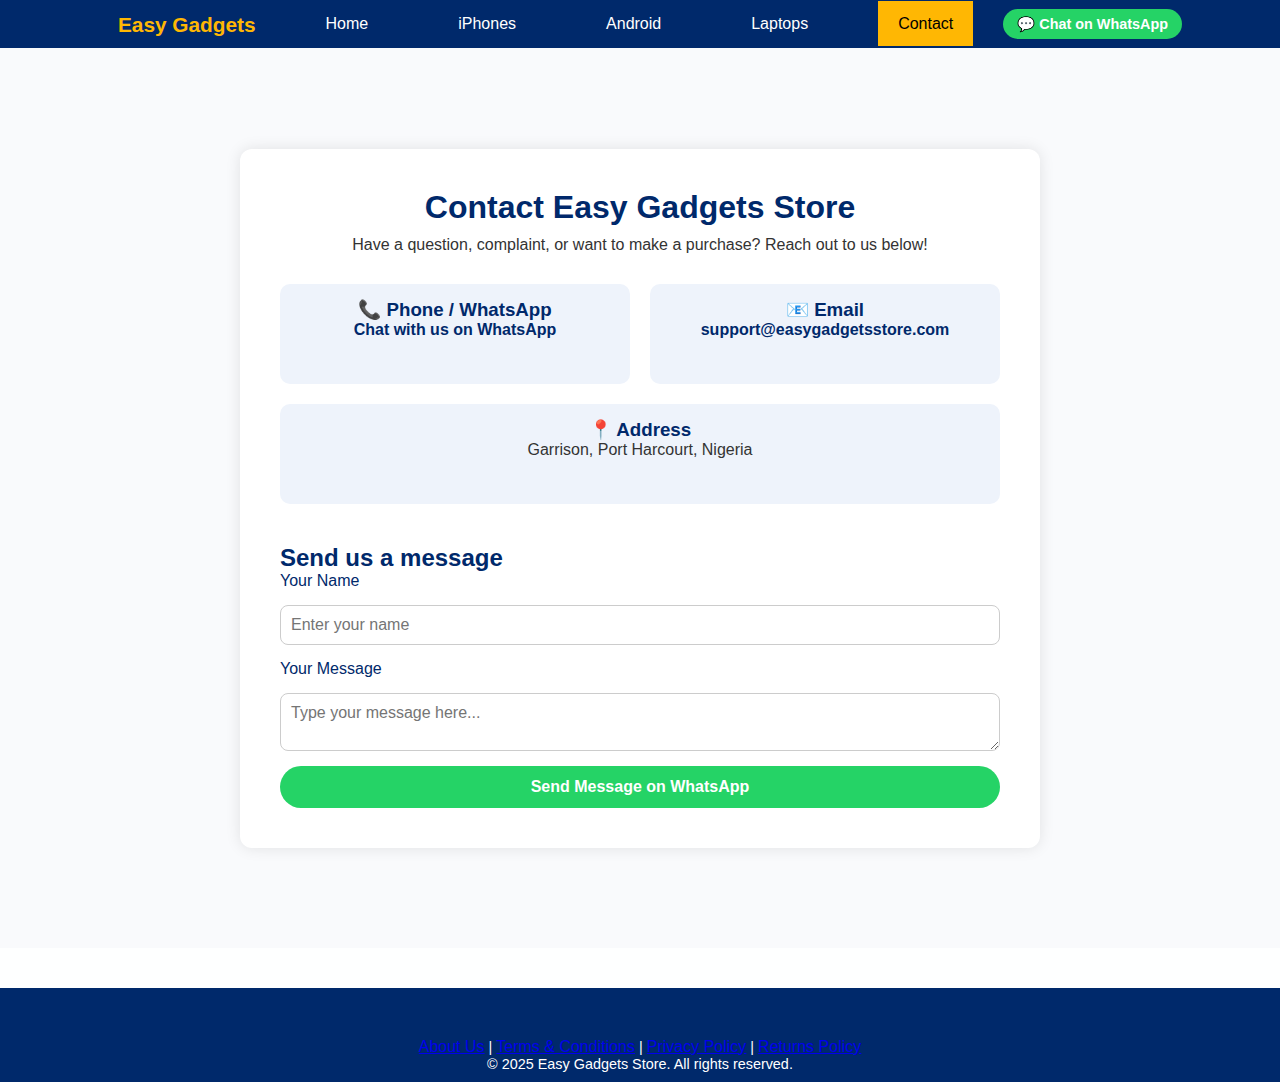
<file: contact.html>
<!DOCTYPE html>
<html lang="en">
<head>
  <meta charset="UTF-8">
  <meta name="viewport" content="width=device-width, initial-scale=1.0">
  <title>Contact Us - Easy Gadgets </title>
  <link rel="stylesheet" href="style.css">
  <script src="script.js" defer></script>
</head>
<body>
  <!-- ======= NAVBAR ======= -->
  <nav class="navbar">
    <div class="nav-container">
      <div class="logo">
        <a href="index.html">Easy Gadgets </a>
      </div>
      <ul class="nav-links">
        <li><a href="index.html">Home</a></li>
        <li><a href="iphones.html">iPhones</a></li>
        <li><a href="android.html">Android</a></li>
        <li><a href="laptops.html">Laptops</a></li>
        <li><a href="contact.html" class="active">Contact</a></li>
      </ul>
      <div class="whatsapp-btn">
        <a href="#" onclick="message()">💬 Chat on WhatsApp</a>
      </div>
    </div>
  </nav>

  <!-- ======= CONTACT SECTION ======= -->
  <section class="contact">
    <div class="contact-container">
      <h1>Contact Easy Gadgets Store</h1>
      <p>Have a question, complaint, or want to make a purchase? Reach out to us below!</p>

      <div class="contact-info">
        <div class="info-box">
          <h3>📞 Phone / WhatsApp</h3>
          <p><a href="#" onclick="message()">Chat with us on WhatsApp</a></p>
        </div>

        <div class="info-box">
          <h3>📧 Email</h3>
          <p><a href="mailto:support@easygadgetsstore.com">support@easygadgetsstore.com</a></p>
        </div>

        <div class="info-box">
          <h3>📍 Address</h3>
          <p>Garrison, Port Harcourt, Nigeria</p>
        </div>
      </div>

      <h2>Send us a message</h2>
      <form id="contactForm" onsubmit="sendMessage(event)">
        <label for="name">Your Name</label>
        <input type="text" id="name" required placeholder="Enter your name">

        <label for="message">Your Message</label>
        <textarea id="message" required placeholder="Type your message here..."></textarea>

        <button type="submit" class="send-btn">Send Message on WhatsApp</button>
      </form>
    </div>
  </section>

  <!-- ======= FOOTER ======= -->
  <footer>
    <div class="footer-links">
      <a href="about.html">About Us</a> |
      <a href="terms.html">Terms & Conditions</a> |
      <a href="privacy.html">Privacy Policy</a> |
      <a href="retrun.html">Returns Policy</a>
    </div>
    <p>© 2025 Easy Gadgets Store. All rights reserved.</p>
  </footer>
</body>
</html>
</file>
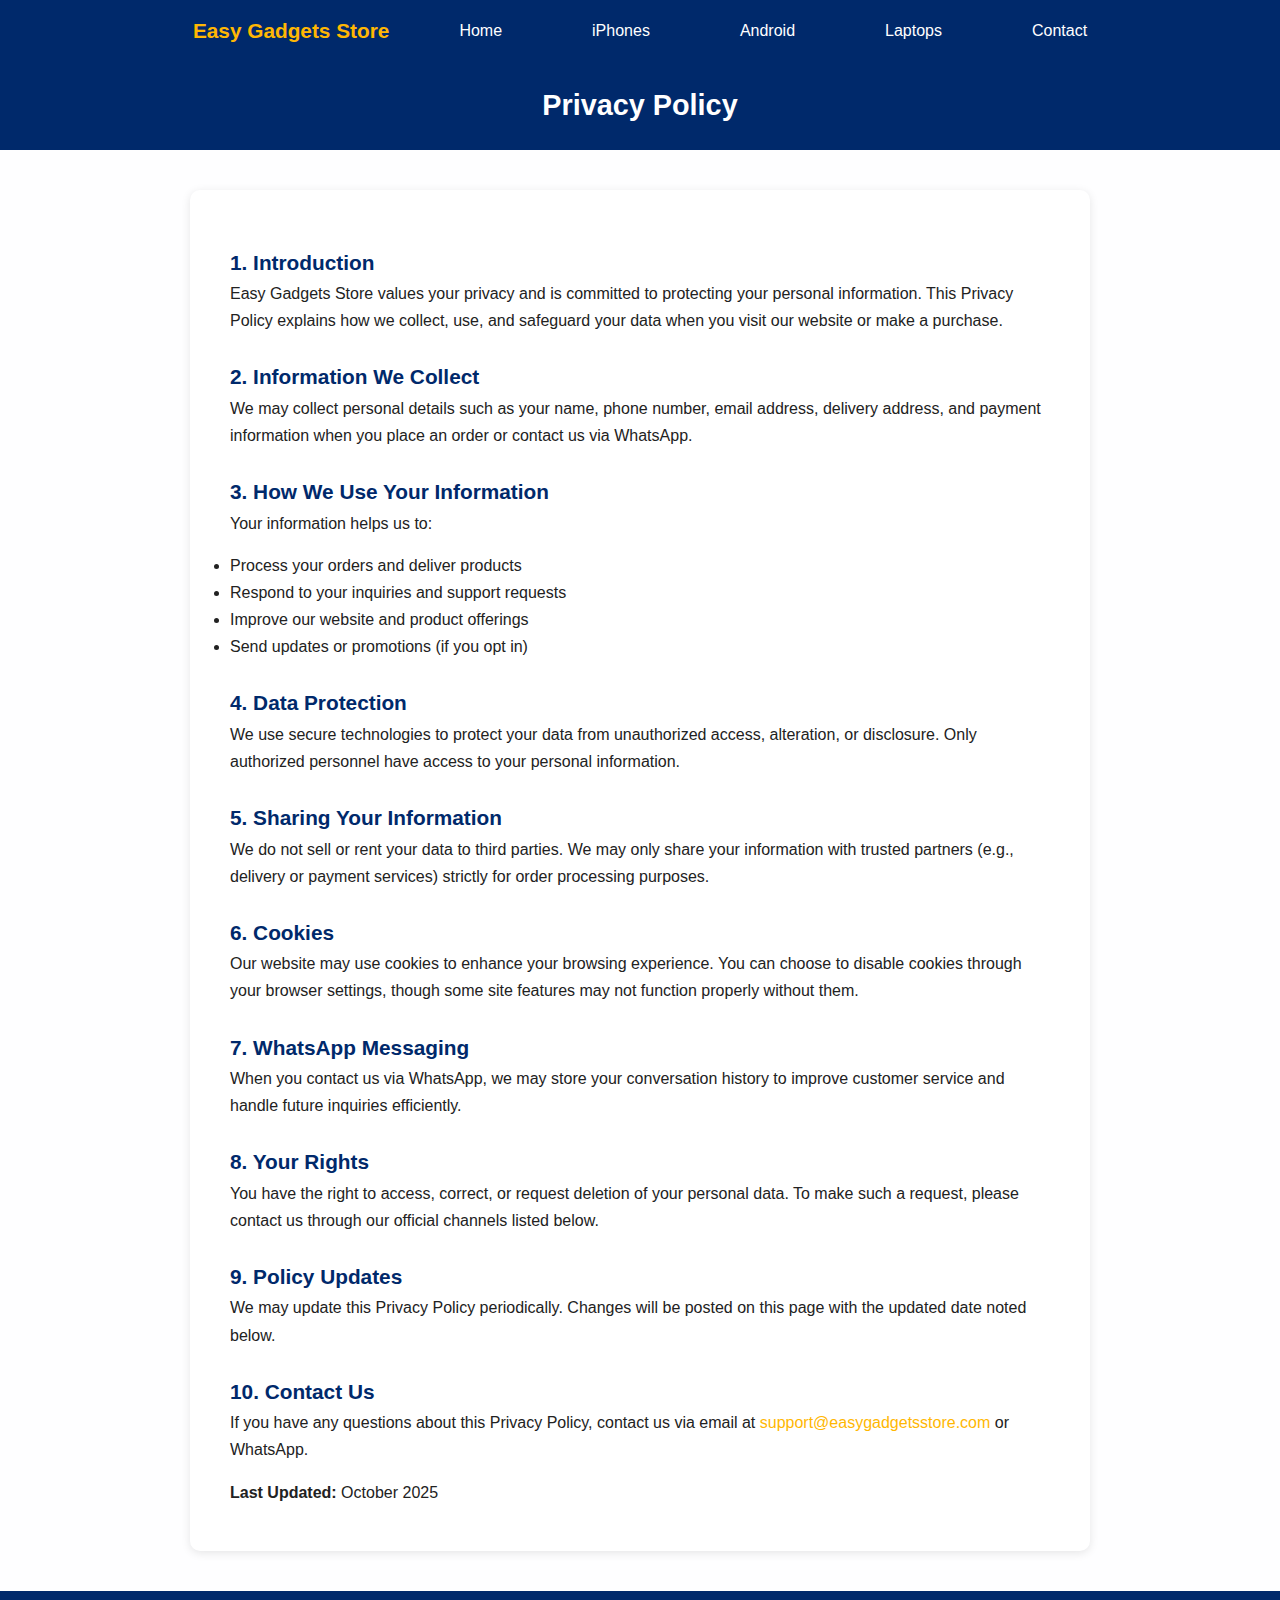
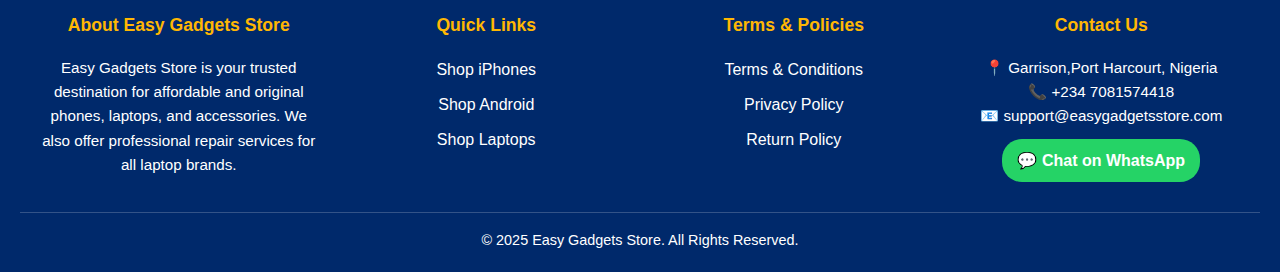
<file: privacy.html>
<!DOCTYPE html>
<html lang="en">
<head>
  <meta charset="UTF-8" />
  <meta name="viewport" content="width=device-width, initial-scale=1.0" />
  <title>Privacy Policy | Easy Gadgets </title>
  <link rel="stylesheet" href="style.css" />
<nav class="navbar">
  <div class="nav-container">
    <div class="logo">
      <a href="">Easy Gadgets Store</a>
    </div>
    <ul class="nav-links">
      <li><a href="index.html">Home</a></li>
      <li><a href="iphones.html">iPhones</a></li>
      <li><a href="android.html">Android</a></li>
      <li><a href="laptops.html">Laptops</a></li>
      <li><a href="contact.html">Contact</a></li>
    </ul>
  </div>
</nav>

  <style>
    body {
      background-color: #f8f9fa;
      color: #222;
      font-family: 'Poppins', sans-serif;
      line-height: 1.7;
      margin: 0;
      padding: 0;
    }

    header {
      background: #00296b;
      padding: 20px;
      text-align: center;
    }

    header h1 {
      color: #fff;
      font-size: 1.8rem;
    }

    .privacy-container {
      max-width: 900px;
      margin: 40px auto;
      background: #fff;
      padding: 30px 40px;
      border-radius: 10px;
      box-shadow: 0 2px 10px rgba(0,0,0,0.1);
    }

    .privacy-container h2 {
      color: #00296b;
      margin-top: 25px;
      font-size: 1.3rem;
    }

    .privacy-container p {
      margin-bottom: 15px;
    }

    footer {
      background: #00296b;
      color: #fff;
      text-align: center;
      padding: 20px;
      font-size: 0.9rem;
      margin-top: 40px;
    }

    a {
      color: #ffb703;
      text-decoration: none;
    }
  </style>
</head>
<body>

  <header>
    <h1>Privacy Policy</h1>
  </header>

  <section class="privacy-container">
    <h2>1. Introduction</h2>
    <p>Easy Gadgets Store values your privacy and is committed to protecting your personal information. This Privacy Policy explains how we collect, use, and safeguard your data when you visit our website or make a purchase.</p>

    <h2>2. Information We Collect</h2>
    <p>We may collect personal details such as your name, phone number, email address, delivery address, and payment information when you place an order or contact us via WhatsApp.</p>

    <h2>3. How We Use Your Information</h2>
    <p>Your information helps us to:</p>
    <ul>
      <li>Process your orders and deliver products</li>
      <li>Respond to your inquiries and support requests</li>
      <li>Improve our website and product offerings</li>
      <li>Send updates or promotions (if you opt in)</li>
    </ul>

    <h2>4. Data Protection</h2>
    <p>We use secure technologies to protect your data from unauthorized access, alteration, or disclosure. Only authorized personnel have access to your personal information.</p>

    <h2>5. Sharing Your Information</h2>
    <p>We do not sell or rent your data to third parties. We may only share your information with trusted partners (e.g., delivery or payment services) strictly for order processing purposes.</p>

    <h2>6. Cookies</h2>
    <p>Our website may use cookies to enhance your browsing experience. You can choose to disable cookies through your browser settings, though some site features may not function properly without them.</p>

    <h2>7. WhatsApp Messaging</h2>
    <p>When you contact us via WhatsApp, we may store your conversation history to improve customer service and handle future inquiries efficiently.</p>

    <h2>8. Your Rights</h2>
    <p>You have the right to access, correct, or request deletion of your personal data. To make such a request, please contact us through our official channels listed below.</p>

    <h2>9. Policy Updates</h2>
    <p>We may update this Privacy Policy periodically. Changes will be posted on this page with the updated date noted below.</p>

    <h2>10. Contact Us</h2>
    <p>If you have any questions about this Privacy Policy, contact us via email at <a href="mailto:support@easygadgetsstore.com">support@easygadgetsstore.com</a> or WhatsApp.</p>

    <p><strong>Last Updated:</strong> October 2025</p>
  </section>

 <footer>
  <div class="footer-container">
    <div class="footer-section">
      <h3>About Easy Gadgets Store</h3>
      <p>
        Easy Gadgets Store is your trusted destination for affordable and original phones,
        laptops, and accessories. We also offer professional repair services for all laptop brands.
      </p>
    </div>

    <div class="footer-section">
      <h3>Quick Links</h3>
      <ul>
        <li><a href="iphones.html">Shop iPhones</a></li>
        <li><a href="android.html">Shop Android</a></li>
        <li><a href="laptops.html">Shop Laptops</a></li>
        
      </ul>
    </div>

    <div class="footer-section">
      <h3>Terms & Policies</h3>
      <ul>
        <li><a href="terms.html">Terms & Conditions</a></li>
        <li><a href="privacy.html">Privacy Policy</a></li>
        <li><a href="retrun.html">Return Policy</a></li>
      </ul>
    </div>

    <div class="footer-section">
      <h3>Contact Us</h3>
      <p>📍 Garrison,Port Harcourt, Nigeria</p>
      <p>📞 +234 7081574418</p>
      <p>📧 support@easygadgetsstore.com</p>
      <a href="#" class="footer-whatsapp" onclick="message()">💬 Chat on WhatsApp</a>
    </div>
  </div>

  <div class="footer-bottom">
    <p>© 2025 Easy Gadgets Store. All Rights Reserved.</p>
  </div>
</footer>

</body>
</html>
</file>
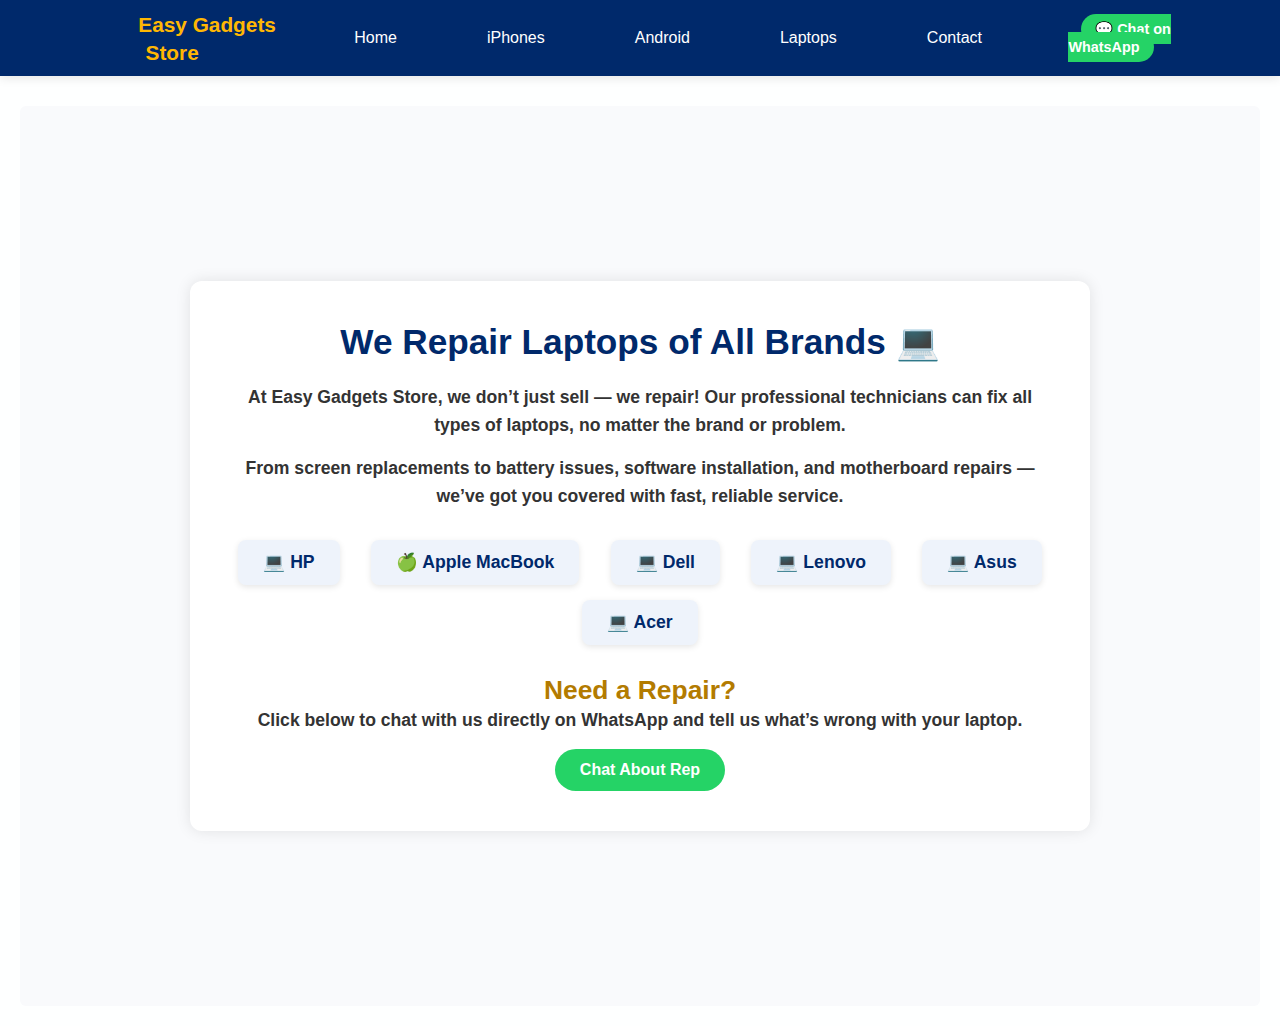
<file: repair.html>
<!DOCTYPE html>
<html lang="en">
<head>
  <meta charset="UTF-8">
  <meta name="viewport" content="width=device-width, initial-scale=1.0">
  <title>Laptop Repair - Easy Gadgets Store</title>
  <link rel="stylesheet" href="style.css">
  <script src="script.js" defer></script>
</head>
<body>
  <!-- ======= NAVBAR ======= -->
  <nav class="navbar">
    <div class="nav-container">
      <div class="logo">
        <a href="index.html">Easy Gadgets Store</a>
      </div>
      <ul class="nav-links">
        <li><a href="index.html">Home</a></li>
        <li><a href="iphones.html">iPhones</a></li>
        <li><a href="android.html">Android</a></li>
        <li><a href="laptops.html">Laptops</a></li>
    
        <li><a href="contact.html">Contact</a></li>
      </ul>
      <div class="whatsapp-btn">
        <a href="#" onclick="message()">💬 Chat on WhatsApp</a>
      </div>
    </div>
  </nav>
  

  <!-- ======= REPAIR SECTION ======= -->
  <section class="repair">
    <div class="repair-container">
      <h1>We Repair Laptops of All Brands 💻</h1>
      <p>
        At <strong>Easy Gadgets Store</strong>, we don’t just sell — we repair!  
        Our professional technicians can fix all types of laptops, no matter the brand or problem.
      </p>
      <p>
        From screen replacements to battery issues, software installation, and motherboard repairs —  
        we’ve got you covered with fast, reliable service.
      </p>

      <div class="brand-logos">
        <div class="brand">💻 HP</div>
        <div class="brand">🍏 Apple MacBook</div>
        <div class="brand">💻 Dell</div>
        <div class="brand">💻 Lenovo</div>
        <div class="brand">💻 Asus</div>
        <div class="brand">💻 Acer</div>
      </div>

      <div class="repair-action">
        <h2>Need a Repair?</h2>
        <p>Click below to chat with us directly on WhatsApp and tell us what’s wrong with your laptop.</p>
        <button onclick="repairMessage()" class="repair-btn">Chat About Rep
</file>
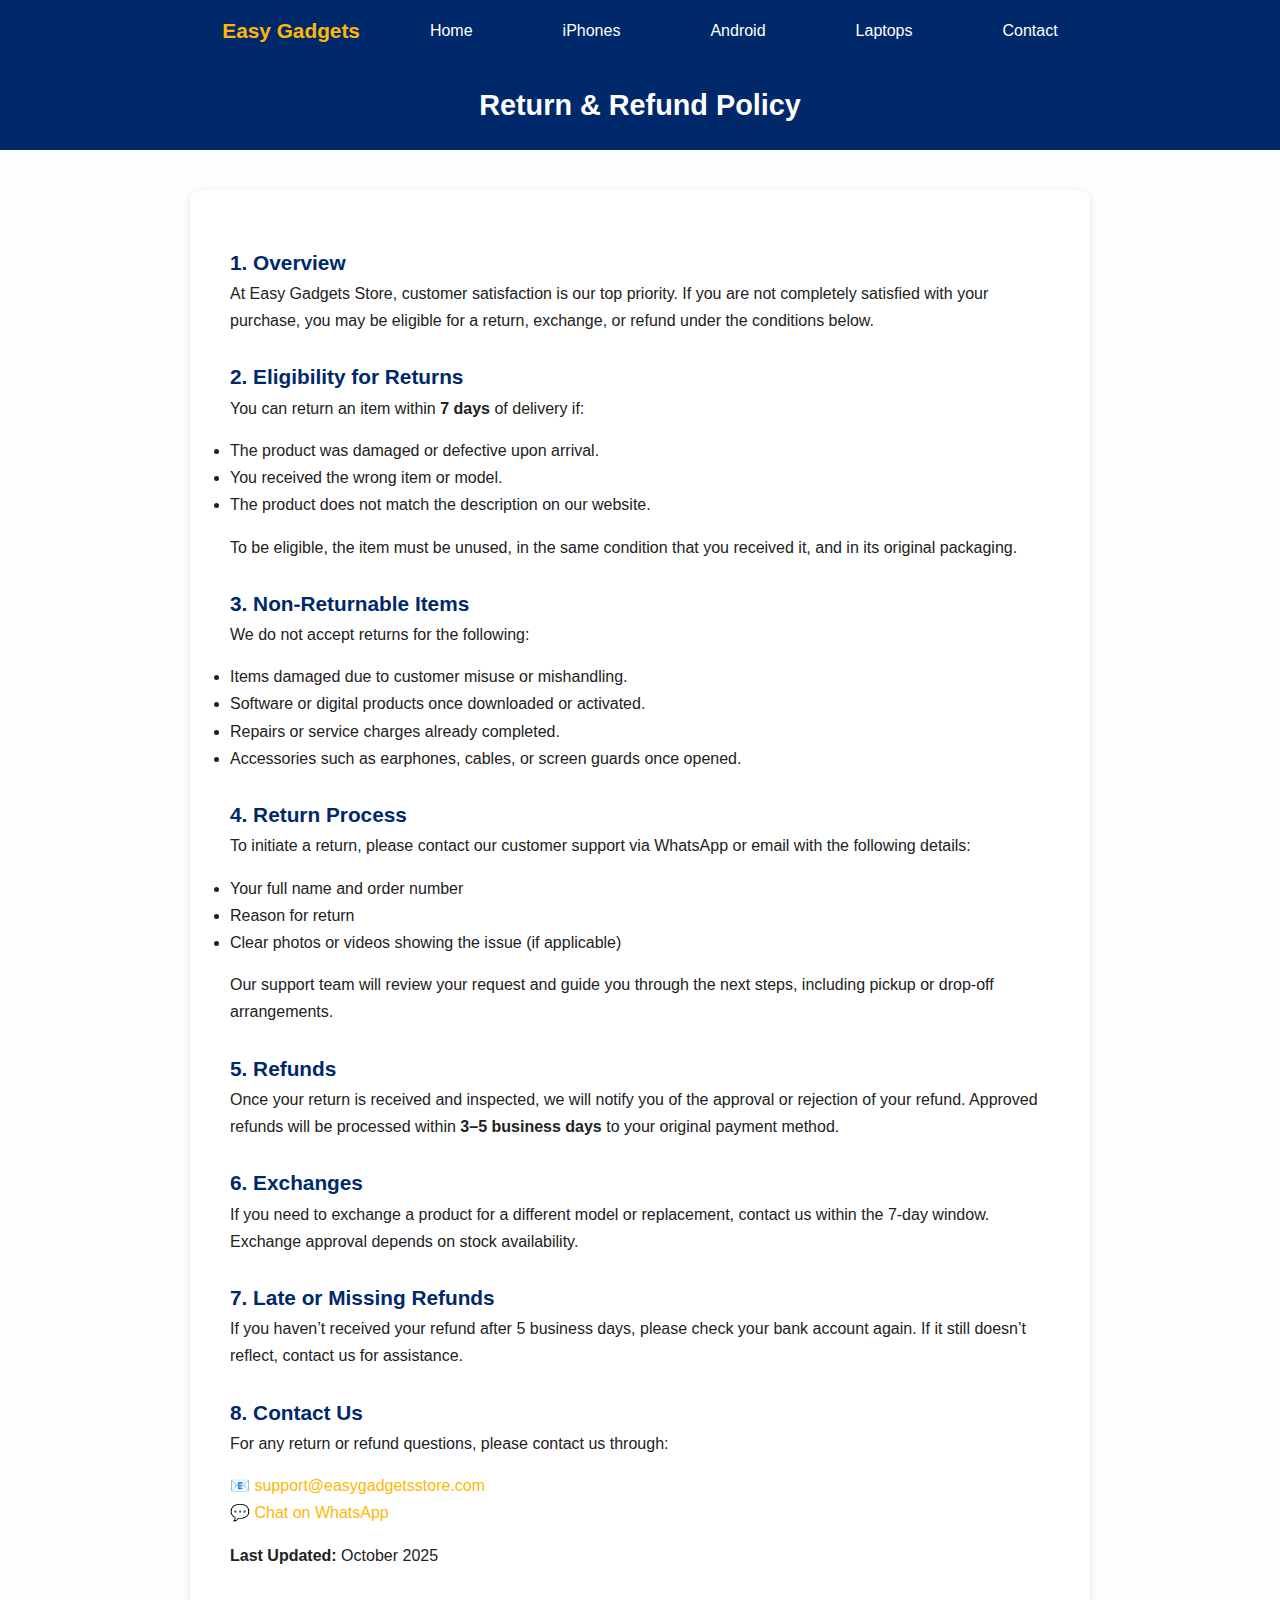
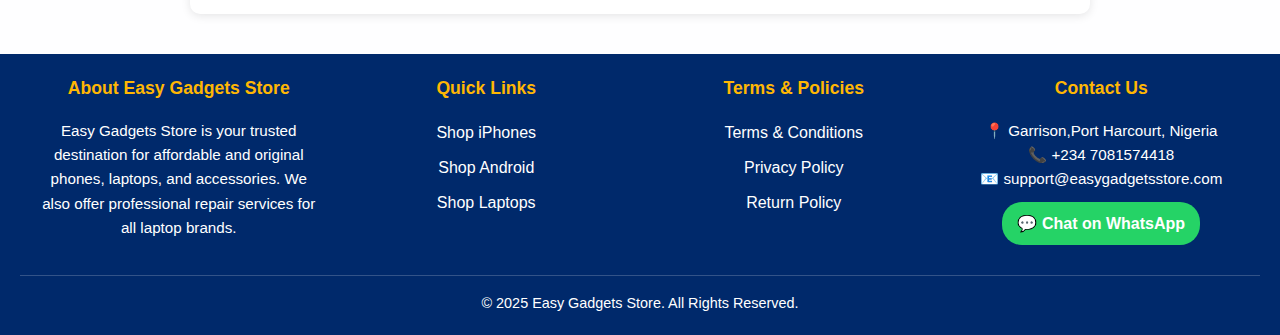
<file: retrun.html>
<!DOCTYPE html>
<html lang="en">
<head>
  <meta charset="UTF-8" />
  <meta name="viewport" content="width=device-width, initial-scale=1.0" />
  <title>Return & Refund Policy | Easy Gadgets Store</title>
  <link rel="stylesheet" href="style.css" />
 <nav class="navbar">
  <div class="nav-container">
    <div class="logo">
      <a href="">Easy Gadgets </a>
    </div>
    <ul class="nav-links">
      <li><a href="index.html">Home</a></li>
      <li><a href="iphones.html">iPhones</a></li>
      <li><a href="android.html">Android</a></li>
      <li><a href="laptops.html">Laptops</a></li>
      <li><a href="contact.html">Contact</a></li>
    </ul>
  </div>
</nav>

  <style>
    body {
      background-color: #f8f9fa;
      color: #222;
      font-family: 'Poppins', sans-serif;
      line-height: 1.7;
      margin: 0;
      padding: 0;
    }

    header {
      background: #00296b;
      padding: 20px;
      text-align: center;
    }

    header h1 {
      color: #fff;
      font-size: 1.8rem;
    }

    .returns-container {
      max-width: 900px;
      margin: 40px auto;
      background: #fff;
      padding: 30px 40px;
      border-radius: 10px;
      box-shadow: 0 2px 10px rgba(0,0,0,0.1);
    }

    .returns-container h2 {
      color: #00296b;
      margin-top: 25px;
      font-size: 1.3rem;
    }

    .returns-container p,
    .returns-container ul {
      margin-bottom: 15px;
    }

    footer {
      background: #00296b;
      color: #fff;
      text-align: center;
      padding: 20px;
      font-size: 0.9rem;
      margin-top: 40px;
    }

    a {
      color: #ffb703;
      text-decoration: none;
    }
  </style>
</head>
<body>

  <header>
    <h1>Return & Refund Policy</h1>
  </header>

  <section class="returns-container">
    <h2>1. Overview</h2>
    <p>At Easy Gadgets Store, customer satisfaction is our top priority. If you are not completely satisfied with your purchase, you may be eligible for a return, exchange, or refund under the conditions below.</p>

    <h2>2. Eligibility for Returns</h2>
    <p>You can return an item within <strong>7 days</strong> of delivery if:</p>
    <ul>
      <li>The product was damaged or defective upon arrival.</li>
      <li>You received the wrong item or model.</li>
      <li>The product does not match the description on our website.</li>
    </ul>

    <p>To be eligible, the item must be unused, in the same condition that you received it, and in its original packaging.</p>

    <h2>3. Non-Returnable Items</h2>
    <p>We do not accept returns for the following:</p>
    <ul>
      <li>Items damaged due to customer misuse or mishandling.</li>
      <li>Software or digital products once downloaded or activated.</li>
      <li>Repairs or service charges already completed.</li>
      <li>Accessories such as earphones, cables, or screen guards once opened.</li>
    </ul>

    <h2>4. Return Process</h2>
    <p>To initiate a return, please contact our customer support via WhatsApp or email with the following details:</p>
    <ul>
      <li>Your full name and order number</li>
      <li>Reason for return</li>
      <li>Clear photos or videos showing the issue (if applicable)</li>
    </ul>

    <p>Our support team will review your request and guide you through the next steps, including pickup or drop-off arrangements.</p>

    <h2>5. Refunds</h2>
    <p>Once your return is received and inspected, we will notify you of the approval or rejection of your refund. Approved refunds will be processed within <strong>3–5 business days</strong> to your original payment method.</p>

    <h2>6. Exchanges</h2>
    <p>If you need to exchange a product for a different model or replacement, contact us within the 7-day window. Exchange approval depends on stock availability.</p>

    <h2>7. Late or Missing Refunds</h2>
    <p>If you haven’t received your refund after 5 business days, please check your bank account again. If it still doesn’t reflect, contact us for assistance.</p>

    <h2>8. Contact Us</h2>
    <p>For any return or refund questions, please contact us through:</p>
    <p>📧 <a href="mailto:support@easygadgetsstore.com">support@easygadgetsstore.com</a><br>
       💬 <a href="#" onclick="message()">Chat on WhatsApp</a></p>

    <p><strong>Last Updated:</strong> October 2025</p>
  </section>

 <footer>
  <div class="footer-container">
    <div class="footer-section">
      <h3>About Easy Gadgets Store</h3>
      <p>
        Easy Gadgets Store is your trusted destination for affordable and original phones,
        laptops, and accessories. We also offer professional repair services for all laptop brands.
      </p>
    </div>

    <div class="footer-section">
      <h3>Quick Links</h3>
      <ul>
        <li><a href="iphones.html">Shop iPhones</a></li>
        <li><a href="android.html">Shop Android</a></li>
        <li><a href="laptops.html">Shop Laptops</a></li>
      
      </ul>
    </div>

    <div class="footer-section">
      <h3>Terms & Policies</h3>
      <ul>
        <li><a href="terms.html">Terms & Conditions</a></li>
        <li><a href="privacy.html">Privacy Policy</a></li>
        <li><a href="retrun.html">Return Policy</a></li>
      </ul>
    </div>

    <div class="footer-section">
      <h3>Contact Us</h3>
      <p>📍 Garrison,Port Harcourt, Nigeria</p>
      <p>📞 +234 7081574418</p>
      <p>📧 support@easygadgetsstore.com</p>
      <a href="#" class="footer-whatsapp" onclick="message()">💬 Chat on WhatsApp</a>
    </div>
  </div>

  <div class="footer-bottom">
    <p>© 2025 Easy Gadgets Store. All Rights Reserved.</p>
  </div>
</footer>
  <script>
    function message() {
      const phone = "2348012345678"; // your WhatsApp number
      const text = "Hi Eaz, I’d like to ask about a return or refund.";
      const url = `https://wa.me/${phone}?text=${encodeURIComponent(text)}`;
      window.open(url, "_blank");
    }
  </script>

</body>
</html>
</file>
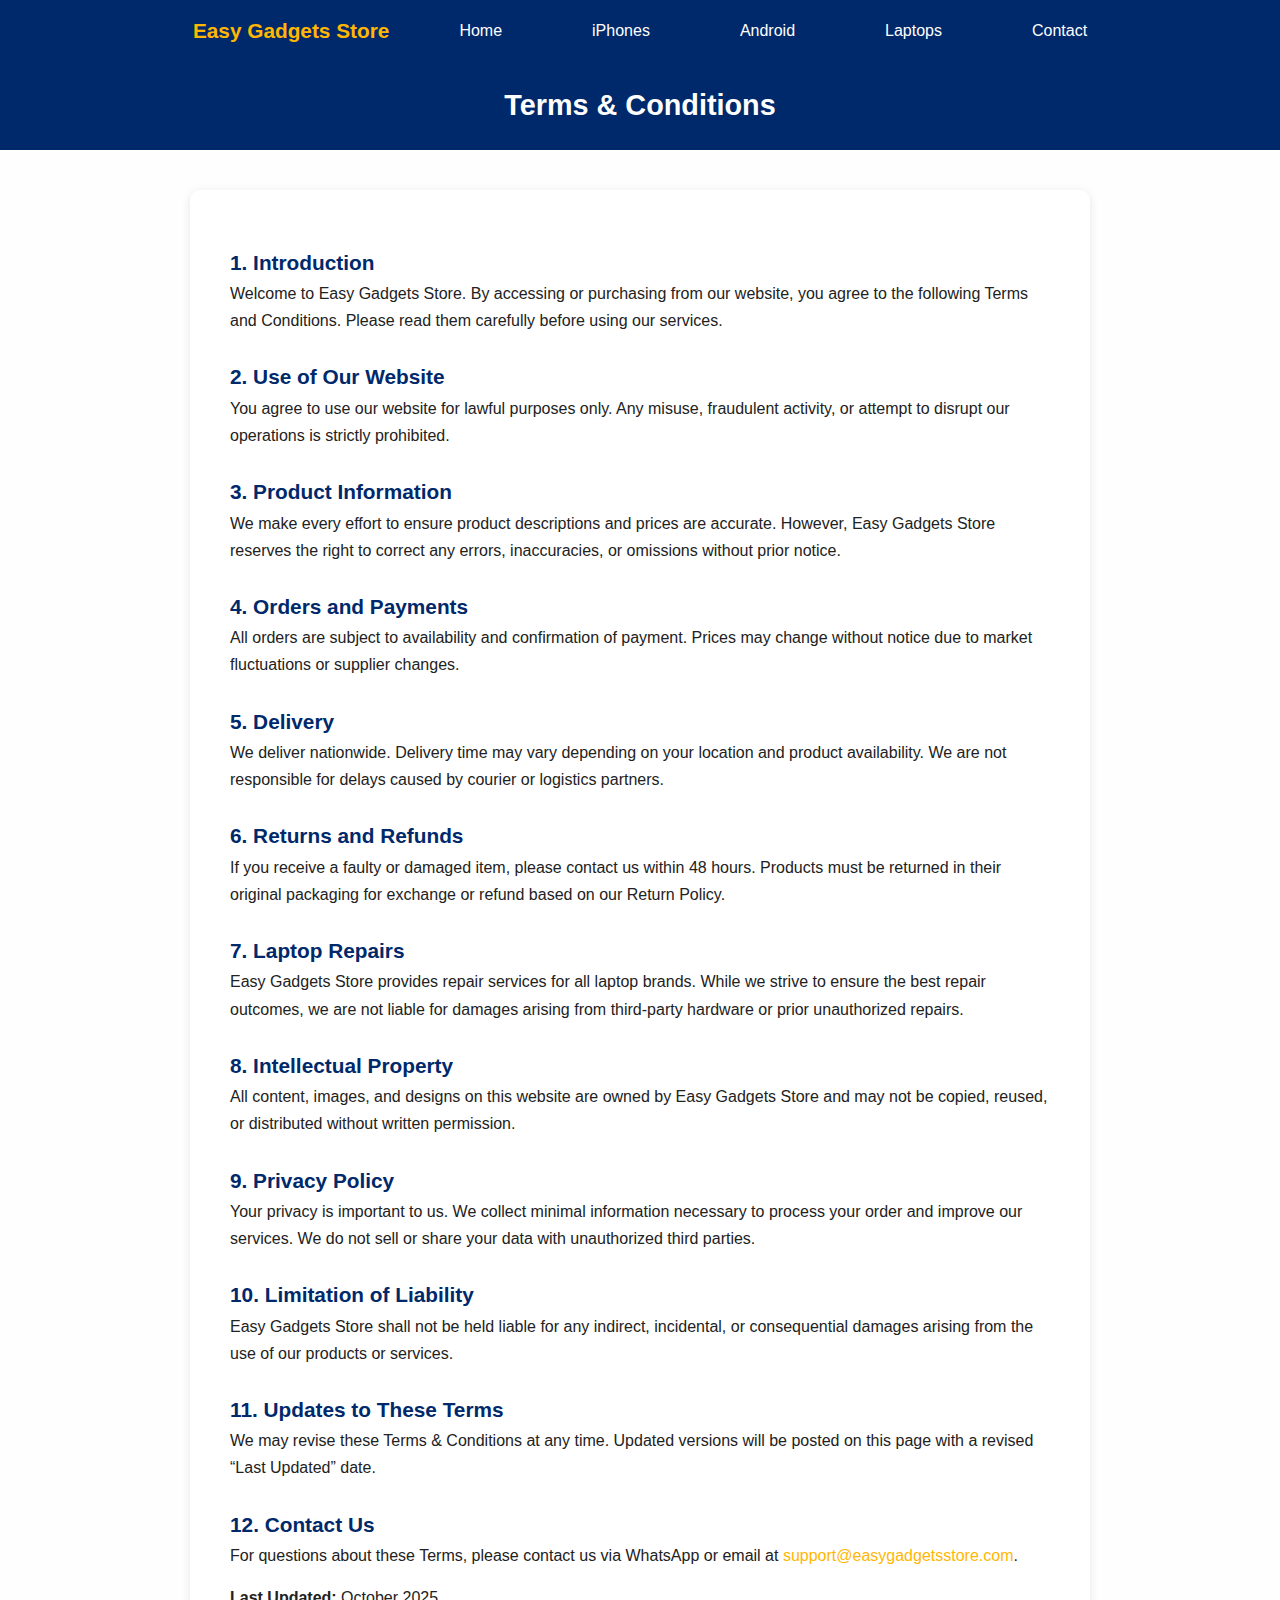
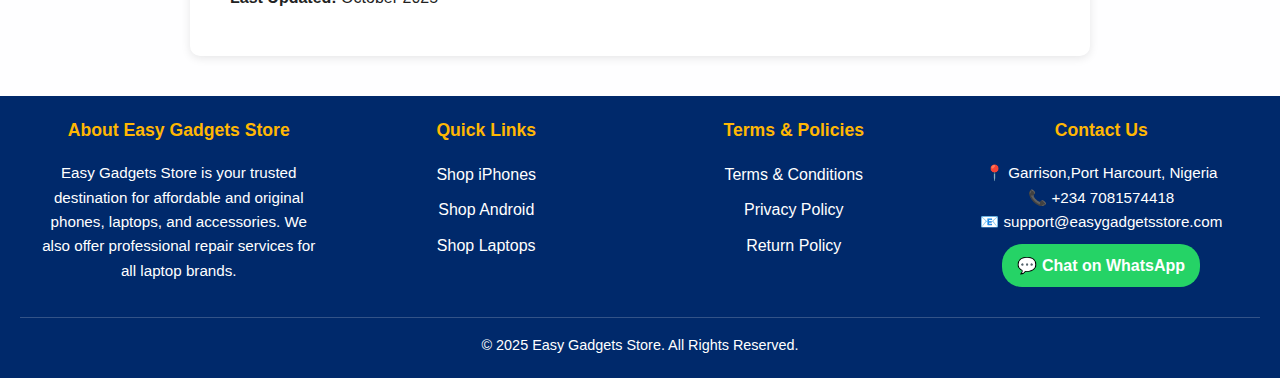
<file: terms.html>
<!DOCTYPE html>
<html lang="en">
<head>
  <meta charset="UTF-8" />
  <meta name="viewport" content="width=device-width, initial-scale=1.0" />
  <title>Terms & Conditions | Easy Gadgets </title>
  <link rel="stylesheet" href="style.css" />
  <!-- ======= NAVIGATION BAR ======= -->
<nav class="navbar">
  <div class="nav-container">
    <div class="logo">
      <a href="">Easy Gadgets Store</a>
    </div>
    <ul class="nav-links">
      <li><a href="index.html">Home</a></li>
      <li><a href="iphones.html">iPhones</a></li>
      <li><a href="android.html">Android</a></li>
      <li><a href="laptops.html">Laptops</a></li>
      <li><a href="contact.html">Contact</a></li>
    </ul>
  </div>
</nav>


  <style>
    body {
      background-color: #f8f9fa;
      color: #222;
      font-family: 'Poppins', sans-serif;
      line-height: 1.7;
      margin: 0;
      padding: 0;
    }

    header {
      background: #00296b;
      padding: 20px;
      text-align: center;
    }

    header h1 {
      color: #fff;
      font-size: 1.8rem;
    }

    .terms-container {
      max-width: 900px;
      margin: 40px auto;
      background: #fff;
      padding: 30px 40px;
      border-radius: 10px;
      box-shadow: 0 2px 10px rgba(0,0,0,0.1);
    }

    .terms-container h2 {
      color: #00296b;
      margin-top: 25px;
      font-size: 1.3rem;
    }

    .terms-container p {
      margin-bottom: 15px;
    }

    footer {
      background: #00296b;
      color: #fff;
      text-align: center;
      padding: 20px;
      font-size: 0.9rem;
      margin-top: 40px;
    }

    a {
      color: #ffb703;
      text-decoration: none;
    }
  </style>
</head>
<body>

  <header>
    <h1>Terms & Conditions</h1>
  </header>

  <section class="terms-container">
    <h2>1. Introduction</h2>
    <p>Welcome to Easy Gadgets Store. By accessing or purchasing from our website, you agree to the following Terms and Conditions. Please read them carefully before using our services.</p>

    <h2>2. Use of Our Website</h2>
    <p>You agree to use our website for lawful purposes only. Any misuse, fraudulent activity, or attempt to disrupt our operations is strictly prohibited.</p>

    <h2>3. Product Information</h2>
    <p>We make every effort to ensure product descriptions and prices are accurate. However, Easy Gadgets Store reserves the right to correct any errors, inaccuracies, or omissions without prior notice.</p>

    <h2>4. Orders and Payments</h2>
    <p>All orders are subject to availability and confirmation of payment. Prices may change without notice due to market fluctuations or supplier changes.</p>

    <h2>5. Delivery</h2>
    <p>We deliver nationwide. Delivery time may vary depending on your location and product availability. We are not responsible for delays caused by courier or logistics partners.</p>

    <h2>6. Returns and Refunds</h2>
    <p>If you receive a faulty or damaged item, please contact us within 48 hours. Products must be returned in their original packaging for exchange or refund based on our Return Policy.</p>

    <h2>7. Laptop Repairs</h2>
    <p>Easy Gadgets Store provides repair services for all laptop brands. While we strive to ensure the best repair outcomes, we are not liable for damages arising from third-party hardware or prior unauthorized repairs.</p>

    <h2>8. Intellectual Property</h2>
    <p>All content, images, and designs on this website are owned by Easy Gadgets Store and may not be copied, reused, or distributed without written permission.</p>

    <h2>9. Privacy Policy</h2>
    <p>Your privacy is important to us. We collect minimal information necessary to process your order and improve our services. We do not sell or share your data with unauthorized third parties.</p>

    <h2>10. Limitation of Liability</h2>
    <p>Easy Gadgets Store shall not be held liable for any indirect, incidental, or consequential damages arising from the use of our products or services.</p>

    <h2>11. Updates to These Terms</h2>
    <p>We may revise these Terms & Conditions at any time. Updated versions will be posted on this page with a revised “Last Updated” date.</p>

    <h2>12. Contact Us</h2>
    <p>For questions about these Terms, please contact us via WhatsApp or email at <a href="mailto:support@easygadgetsstore.com">support@easygadgetsstore.com</a>.</p>

    <p><strong>Last Updated:</strong> October 2025</p>
  </section>
<footer>
  <div class="footer-container">
    <div class="footer-section">
      <h3>About Easy Gadgets Store</h3>
      <p>
        Easy Gadgets Store is your trusted destination for affordable and original phones,
        laptops, and accessories. We also offer professional repair services for all laptop brands.
      </p>
    </div>

    <div class="footer-section">
      <h3>Quick Links</h3>
      <ul>
        <li><a href="iphones.html">Shop iPhones</a></li>
        <li><a href="android.html">Shop Android</a></li>
        <li><a href="laptops.html">Shop Laptops</a></li>
      
      </ul>
    </div>

    <div class="footer-section">
      <h3>Terms & Policies</h3>
      <ul>
        <li><a href="terms.html">Terms & Conditions</a></li>
        <li><a href="privacy.html">Privacy Policy</a></li>
        <li><a href="retrun.html">Return Policy</a></li>
      </ul>
    </div>

    <div class="footer-section">
      <h3>Contact Us</h3>
      <p>📍 Garrison,Port Harcourt, Nigeria</p>
      <p>📞 +234 7081574418</p>
      <p>📧 support@easygadgetsstore.com</p>
      <a href="#" class="footer-whatsapp" onclick="message()">💬 Chat on WhatsApp</a>
    </div>
  </div>

  <div class="footer-bottom">
    <p>© 2025 Easy Gadgets Store. All Rights Reserved.</p>
  </div>
</footer>
</body>
</html>
</file>
<file: style.css>
* {
  box-sizing: border-box;
  margin: 0;
  padding: 0;
  font-family: Arial, sans-serif;
}

body {
  background: #f5f6fa;
}

/* HEADER */
.header {
  background: #ff9900;
  color: white;
  padding: 15px;
  display: flex;
  align-items: center;
  justify-content: space-between;
  gap: 10px;
}

.logo {
  font-size: 1.5em;
  font-weight: bold;
}

.search-bar {
  flex: 1;
  padding: 10px;
  border: none;
  border-radius: 4px;
}

.search-btn {
  background: #222;
  color: white;
  border: none;
  padding: 10px 15px;
  border-radius: 4px;
  cursor: pointer;
}

.search-btn:hover {
  background: #333;
}

/* NAVBAR */
.navbar {
  background: white;
  padding: 10px;
  text-align: center;
  box-shadow: 0 2px 4px rgba(0,0,0,0.1);
}

.navbar a {
  text-decoration: none;
  color: #333;
  margin: 0 15px;
  font-weight: bold;
}

.navbar a:hover {
  color: #ff9900;
}

/* HERO */
.hero {
  background: url('https://via.placeholder.com/1200x350/ff9900/fff?text=Welcome+to+Easy+Gadgets+Store') center/cover no-repeat;
  text-align: center;
  color: white;
  padding: 100px 20px;
}

.hero .btn {
  background: white;
  color: #ff9900;
  padding: 10px 20px;
  text-decoration: none;
  border-radius: 4px;
  margin-top: 10px;
  display: inline-block;
  font-weight: bold;
}

/* PRODUCTS */
.products {
  padding: 40px 20px;
  text-align: center;
}

.products h2 {
  margin-bottom: 20px;
}

.product-grid {
  display: grid;
  grid-template-columns: repeat(auto-fit, minmax(200px, 1fr));
  gap: 20px;
}

.product-card {
  background: white;
  border-radius: 8px;
  padding: 15px;
  box-shadow: 0 2px 6px rgba(0,0,0,0.1);
  transition: transform 0.2s;
}

.product-card:hover {
  transform: translateY(-5px);
}

.product-card img {
  width: 100%;
  border-radius: 8px;
}

.product-card h3 {
  margin: 10px 0;
}

.product-card p {
  font-weight: bold;
  color: #333;
}

.product-card button {
  background: #25d366;
  color: white;
  border: none;
  padding: 8px 12px;
  border-radius: 4px;
  cursor: pointer;
  margin-top: 8px;
}

.product-card button:hover {
  background: #1ebd5a;
}

/* REPAIR SECTION */
.repair {
  background: #fff8e1;
  padding: 15px;
  text-align: center;
  margin: 20px;
  border-radius: 6px;
  color: #b37b00;
  font-weight: bold;
}

/* FOOTER */
footer {
  background: #222;
  color: white;
  text-align: center;
  padding: 15px;
  font-size: 0.9em;
}

/* WHATSAPP FLOATING BUTTON */
.whatsapp-float {
  position: fixed;
  bottom: 20px;
  right: 20px;
  background: #25d366;
  color: white;
  width: 55px;
  height: 55px;
  border-radius: 50%;
  display: flex;
  align-items: center;
  justify-content: center;
  font-size: 26px;
  text-decoration: none;
  box-shadow: 0 3px 6px rgba(0,0,0,0.3);
  transition: transform 0.3s;
}

.whatsapp-float:hover {
  transform: scale(1.1);
}
/* --------- GENERAL RESET --------- */
* {
  margin: 0;
  padding: 0;
  box-sizing: border-box;
  font-family: "Poppins", sans-serif;
}

body {
  background-color: #f6f6f6;
  color: #333;
}

/* --------- HEADER --------- */
.header {
  background: #0c4bfa;
  color: #fff;
  display: flex;
  align-items: center;
  justify-content: space-between;
  padding: 15px 25px;
  flex-wrap: wrap;
}

.logo {
  font-size: 1.5em;
  font-weight: bold;
}

.search-bar {
  width: 60%;
  padding: 8px 12px;
  border: none;
  border-radius: 5px;
  outline: none;
}

.search-btn {
  background: #ffb703;
  border: none;
  padding: 8px 15px;
  border-radius: 5px;
  cursor: pointer;
  font-weight: 600;
}

.search-btn:hover {
  background: #ffa500;
}

/* --------- NAVBAR --------- */
.navbar {
  display: flex;
  justify-content: center;
  background: #00296b;
  flex-wrap: wrap;
}

.navbar a {
  color: #fff;
  padding: 14px 20px;
  text-decoration: none;
  transition: 0.3s;
}

.navbar a:hover,
.navbar a.active {
  background: #ffb703;
  color: #000;
}

/* --------- HERO --------- */
.hero {
  text-align: center;
  background: linear-gradient(to right, #00296b, #003f88);
  color: #fff;
  padding: 60px 20px;
}

.hero h2 {
  font-size: 2em;
  margin-bottom: 10px;
}

.hero p {
  font-size: 1.1em;
  margin-bottom: 20px;
}

.btn {
  background: #ffb703;
  padding: 10px 20px;
  border-radius: 25px;
  color: #000;
  text-decoration: none;
  font-weight: bold;
}

.btn:hover {
  background: #ffa500;
}

/* --------- PRODUCTS --------- */
.products {
  padding: 40px 20px;
  text-align: center;
}

.products h2 {
  margin-bottom: 25px;
}

.product-grid {
  display: grid;
  grid-template-columns: repeat(auto-fit, minmax(250px, 1fr));
  gap: 25px;
}

.product-card {
  background: #fff;
  border-radius: 10px;
  padding: 20px;
  box-shadow: 0 2px 8px rgba(0,0,0,0.1);
  transition: transform 0.3s;
}

.product-card:hover {
  transform: translateY(-5px);
}

.product-card img {
  width: 100%;
  border-radius: 10px;
}

.product-card h3 {
  margin: 15px 0 5px;
}

.product-card p {
  font-weight: bold;
  color: #0c4bfa;
  margin-bottom: 10px;
}

.product-card button {
  background: #0c4bfa;
  color: #fff;
  border: none;
  padding: 10px 15px;
  border-radius: 5px;
  cursor: pointer;
  transition: 0.3s;
}

.product-card button:hover {
  background: #003f88;
}

/* --------- REPAIR --------- */
.repair {
  text-align: center;
  background: #e6e6e6;
  padding: 25px;
  margin-top: 30px;
  font-size: 1.1em;
}

/* --------- FOOTER --------- */
footer {
  text-align: center;
  background: #00296b;
  color: #fff;
  padding: 15px;
}

/* --------- WHATSAPP FLOAT BUTTON --------- */
.whatsapp-float {
  position: fixed;
  bottom: 20px;
  right: 20px;
  background: #25d366;
  color: white;
  font-size: 25px;
  padding: 15px;
  border-radius: 50%;
  text-align: center;
  box-shadow: 0 4px 8px rgba(0,0,0,0.3);
  text-decoration: none;
  z-index: 999;
  transition: 0.3s;
}

.whatsapp-float:hover {
  transform: scale(1.1);
}

/* --------- SLIDE BANNER --------- */
.slider {
  width: 100%;
  overflow: hidden;
  background: #fff;
  padding: 10px 0;
  margin: 20px 0;
}

.slide-track {
  display: flex;
  width: calc(200px * 14);
  animation: scroll 20s linear infinite;
}

.slide {
  width: 200px;
  display: flex;
  justify-content: center;
  align-items: center;
  padding: 10px;
}

.slide img {
  height: 60px;
}

@keyframes scroll {
  0% { transform: translateX(0); }
  100% { transform: translateX(calc(-200px * 7)); }
}

/* --------- RESPONSIVE --------- */
@media (max-width: 768px) {
  .search-bar {
    width: 100%;
    margin: 10px 0;
  }

  .navbar a {
    padding: 10px;
  }

  .hero h2 {
    font-size: 1.5em;
  }

  .hero p {
    font-size: 1em;
  }
}
/* --------- GLOBAL RESPONSIVE FIX --------- */

/* Make layout fit screen width */
html, body {
  width: 100%;
  overflow-x: hidden;
}

/* Ensure images scale to fit screen */
img {
  max-width: 100%;
  height: auto;
}

/* Buttons & text responsiveness */
button, a, input {
  font-size: 1rem;
}

/* Adjust header & navbar for small screens */
@media (max-width: 768px) {
  .header {
    flex-direction: column;
    text-align: center;
  }

  .search-bar {
    width: 90%;
    margin: 10px 0;
  }

  .navbar {
    flex-wrap: wrap;
  }

  .navbar a {
    display: block;
    width: 100%;
    text-align: center;
    border-top: 1px solid rgba(255,255,255,0.1);
  }

  .hero {
    padding: 40px 15px;
  }

  .hero h2 {
    font-size: 1.6em;
  }

  .hero p {
    font-size: 1em;
  }

  .product-grid {
    grid-template-columns: repeat(auto-fit, minmax(160px, 1fr));
  }

  .product-card {
    padding: 15px;
  }

  footer {
    font-size: 0.9em;
    padding: 10px;
  }
}

/* For very small phones (below 400px width) */
@media (max-width: 400px) {
  .hero h2 {
    font-size: 1.3em;
  }
  .hero p {
    font-size: 0.9em;
  }
  .product-card h3 {
    font-size: 1em;
  }
  .product-card button {
    font-size: 0.85em;
    padding: 8px 10px;
  }
}
/* --------- HERO SECTION (OPTIMIZED FOR LAPTOP) --------- */
.hero {
  text-align: center;
  background: linear-gradient(to right, #00296b, #003f88);
  color: #fff;
  padding: 50px 10px;
  max-height: 80vh; /* fits laptop screen height */
  display: flex;
  flex-direction: column;
  justify-content: center;
}

.hero h2 {
  font-size: 2em;
  margin-bottom: 8px;
}

.hero p {
  font-size: 1.1em;
  margin-bottom: 20px;
}

/* --------- SLIDE BANNER (FITS SCREEN WIDTH & HEIGHT) --------- */
.slider {
  width: 100%;
  height: 150px; /* smaller banner for laptop screens */
  overflow: hidden;
  background: #fff;
  display: flex;
  align-items: center;
  justify-content: center;
  margin: 20px 0;
}

.slide-track {
  display: flex;
  width: calc(200px * 14);
  animation: scroll 25s linear infinite;
}

.slide {
  width: 200px;
  display: flex;
  justify-content: center;
  align-items: center;
  padding: 10px;
}

.slide img {
  height: 100px;
  object-fit: contain;
  filter: drop-shadow(2px 2px 6px rgba(0,0,0,0.2));
}

@keyframes scroll {
  0% { transform: translateX(0); }
  100% { transform: translateX(calc(-200px * 7)); }
}

/* --------- MAIN CONTENT ADJUSTMENTS --------- */
.products {
  padding: 30px 50px;
  max-width: 1200px;
  margin: auto;
}

.product-grid {
  display: grid;
  grid-template-columns: repeat(auto-fit, minmax(250px, 1fr));
  gap: 20px;
}

/* --------- RESPONSIVE FIX --------- */
@media (max-width: 1024px) {
  .hero {
    padding: 40px 15px;
  }
  .slider {
    height: 120px;
  }
}

@media (max-width: 768px) {
  .hero {
    padding: 30px 10px;
  }
  .hero h2 {
    font-size: 1.5em;
  }
  .slider {
    height: 100px;
  }
  .slide img {
    height: 70px;
  }
}

@media (max-width: 400px) {
  .hero h2 {
    font-size: 1.3em;
  }
  .hero p {
    font-size: 0.9em;
  }
}
/* --------- FIT SCREEN ON ALL DEVICES --------- */
html, body {
  width: 100%;
  max-width: 100vw;
  overflow-x: hidden;
}

section, div, header, footer {
  max-width: 100vw;
  margin: 0 auto;
}
/* --------- BUTTON STYLE (SMALLER SIZE) --------- */
.btn {
  background: #ffb703;
  color: #000;
  padding: 8px 18px;       /* reduced padding */
  border-radius: 25px;
  font-weight: 600;
  font-size: 0.95rem;      /* smaller font */
  text-decoration: none;
  transition: 0.3s;
}

.btn:hover {
  background: #ffa500;
  transform: scale(1.05);
}
.hero h2 {
  font-size: 1.9rem;      /* reduced from 2.5rem */
  margin-bottom: 10px;
  line-height: 1.2;
}

.hero p {
  font-size: 1rem;        /* reduced from 1.1rem */
  margin-bottom: 18px;
  max-width: 500px;       /* keeps it narrower */
  margin-left: auto;
  margin-right: auto;
  line-height: 1.4;
}
@media (min-width: 1024px) {
  .hero h2 {
    font-size: 1.8rem;
  }

  .hero p {
    font-size: 0.95rem;
  }
}
/* --------- FOOTER SECTION --------- */
footer {
  background: #00296b;
  color: #fff;
  padding: 50px 20px 10px;
  margin-top: 40px;
}

.footer-container {
  display: grid;
  grid-template-columns: repeat(auto-fit, minmax(230px, 1fr));
  gap: 30px;
  max-width: 1200px;
  margin: auto;
}

.footer-section h3 {
  font-size: 1.1rem;
  margin-bottom: 15px;
  color: #ffb703;
}

.footer-section p {
  font-size: 0.95rem;
  line-height: 1.6;
}

.footer-section ul {
  list-style: none;
  padding: 0;
}

.footer-section ul li {
  margin-bottom: 8px;
}

.footer-section ul li a {
  color: #fff;
  text-decoration: none;
  transition: 0.3s;
}

.footer-section ul li a:hover {
  color: #ffb703;
}

.footer-whatsapp {
  display: inline-block;
  margin-top: 10px;
  background: #25d366;
  color: #fff;
  padding: 8px 15px;
  border-radius: 20px;
  text-decoration: none;
  font-weight: 600;
  transition: 0.3s;
}

.footer-whatsapp:hover {
  background: #128c7e;
}

.footer-bottom {
  text-align: center;
  border-top: 1px solid rgba(255,255,255,0.2);
  margin-top: 30px;
  padding-top: 15px;
  font-size: 0.9rem;
}

/* Responsive footer for smaller screens */
@media (max-width: 768px) {
  .footer-container {
    text-align: center;
  }

  .footer-section h3 {
    margin-top: 10px;
  }
}
.page-nav {
  margin-top: 10px;
}

.page-nav a {
  color: #ffb703;
  background: rgba(255,255,255,0.1);
  padding: 6px 14px;
  border-radius: 20px;
  text-decoration: none;
  font-weight: 500;
  transition: 0.3s;
}

.page-nav a:hover {
  background: #ffb703;
  color: #00296b;
}
/* ======= NAVIGATION BAR ======= */
.navbar {
  background: #00296b;
  color: white;
  width: 100%;
  top: 0;
  left: 0;
  z-index: 100;
  padding: 10px 0;
  box-shadow: 0 2px 10px rgba(0,0,0,0.1);
}

.nav-container {
  max-width: 1200px;
  margin: auto;
  display: flex;
  align-items: center;
  justify-content: space-between;
  padding: 0 20px;
}

.logo a {
  color: #ffb703;
  font-size: 1.3rem;
  font-weight: 700;
  text-decoration: none;
}

.nav-links {
  list-style: none;
  display: flex;
  gap: 20px;
  margin: 0;
}

.nav-links li a {
  color: white;
  text-decoration: none;
  font-weight: 500;
  transition: 0.3s;
}

.nav-links li a:hover {
  color: #ffb703;
}

.whatsapp-btn a {
  background: #25d366;
  color: white;
  padding: 7px 14px;
  border-radius: 25px;
  text-decoration: none;
  font-size: 0.9rem;
  transition: 0.3s;
}

.whatsapp-btn a:hover {
  background: #128c7e;
}

/* Responsive Nav for Mobile */
@media (max-width: 768px) {
  .nav-container {
    flex-direction: column;
    align-items: flex-start;
  }

  .nav-links {
    flex-direction: column;
    width: 100%;
    margin-top: 10px;
    gap: 10px;
  }

  .whatsapp-btn {
    margin-top: 10px;
  }
}
/* ======= CONTACT PAGE ======= */
.contact {
  padding: 80px 20px;
  background: #f9fafc;
  min-height: 100vh;
  display: flex;
  justify-content: center;
  align-items: center;
  flex-direction: column;
}

.contact-container {
  max-width: 800px;
  background: white;
  padding: 40px;
  border-radius: 12px;
  box-shadow: 0 0 15px rgba(0,0,0,0.1);
}

.contact-container h1 {
  text-align: center;
  color: #00296b;
  margin-bottom: 10px;
}

.contact-container p {
  text-align: center;
  margin-bottom: 30px;
  color: #333;
}

.contact-info {
  display: flex;
  flex-wrap: wrap;
  justify-content: space-between;
  gap: 20px;
  margin-bottom: 40px;
}

.info-box {
  flex: 1 1 240px;
  background: #eef3fb;
  padding: 15px 20px;
  border-radius: 10px;
  text-align: center;
}

.info-box a {
  color: #00296b;
  text-decoration: none;
  font-weight: bold;
}

form {
  display: flex;
  flex-direction: column;
  gap: 15px;
}

input, textarea {
  width: 100%;
  padding: 10px;
  border: 1px solid #ccc;
  border-radius: 8px;
  font-size: 1rem;
}

.send-btn {
  background: #25d366;
  color: white;
  border: none;
  padding: 12px;
  border-radius: 25px;
  font-weight: 600;
  cursor: pointer;
  transition: 0.3s;
}

.send-btn:hover {
  background: #128c7e;
}

@media (max-width: 768px) {
  .contact-container {
    padding: 25px;
  }
}
/* ======= REPAIR PAGE ======= */
.repair {
  padding: 80px 20px;
  background: #f9fafc;
  min-height: 100vh;
  display: flex;
  justify-content: center;
  align-items: center;
  flex-direction: column;
}

.repair-container {
  max-width: 900px;
  background: white;
  padding: 40px;
  border-radius: 12px;
  box-shadow: 0 0 15px rgba(0,0,0,0.1);
  text-align: center;
}

.repair-container h1 {
  color: #00296b;
  margin-bottom: 20px;
}

.repair-container p {
  color: #333;
  line-height: 1.6;
  margin-bottom: 15px;
}

.brand-logos {
  display: flex;
  flex-wrap: wrap;
  justify-content: center;
  gap: 15px;
  margin: 30px 0;
}

.brand {
  background: #eef3fb;
  border-radius: 8px;
  padding: 12px 25px;
  font-weight: 600;
  color: #00296b;
  box-shadow: 0 2px 6px rgba(0,0,0,0.1);
}

.repair-action {
  margin-top: 30px;
}

.repair-btn {
  background: #25d366;
  color: white;
  border: none;
  padding: 12px 25px;
  border-radius: 25px;
  font-size: 1rem;
  font-weight: 600;
  cursor: pointer;
  transition: 0.3s;
}

.repair-btn:hover {
  background: #128c7e;
}

@media (max-width: 768px) {
  .repair-container {
    padding: 25px;
  }
  .brand-logos {
    flex-direction: column;
  }
}
/* ======= IPHONE PAGE ======= */
.iphone-shop {
  background: transparent;  /* removes the white background */
  padding: 40px 20px;
  text-align: center;
}

.iphone-shop h1 {
  color: #00296b;
  margin-bottom: 20px;
  font-size: 1.8rem;
}

.iphone-items {
  display: flex;
  flex-wrap: wrap;
  justify-content: center;
  gap: 20px;
}

.iphone-item {
  background: #f0f3fa; /* light subtle color for product cards */
  border-radius: 10px;
  box-shadow: 0 2px 8px rgba(0,0,0,0.1);
  padding: 15px;
  width: 200px;
  transition: 0.3s;
}

.iphone-item:hover {
  transform: scale(1.03);
}
/* ======= HOMEPAGE BACKGROUND WITH LOGO ======= */
.home {
  position: relative;
  background: url('WhatsApp\ Image\ 2025-10-24\ at\ 14.43.36_e2161fc5.jpg') no-repeat center center;
  background-size: 300px; /* adjust logo size */
  background-attachment: fixed;
  background-color: #f9fafc; /* base color under logo */
  padding: 100px 20px;
  text-align: center;
}

.home::before {
  content: "";
  position: absolute;
  top: 0;
  left: 0;
  width: 100%;
  height: 100%;
  background: rgba(255, 255, 255, 0.85); /* faint white overlay */
  z-index: 0;
}

.home h1,
.home p,
.home button {
  position: relative;
  z-index: 1;
  color: #00296b;
}


/* ======= GLOBAL BACKGROUND LOGO ======= */
body {
  position: relative;
  background: url('WhatsApp\ Image\ 2025-10-24\ at\ 14.43.36_e2161fc5.jpg') no-repeat center center fixed;
  background-size: 400px; /* Adjust logo size */
  background-color: #f9fafc; /* Light background behind logo */
  font-family: 'Poppins', sans-serif;
  color: #00296b;
}

/* Optional faint overlay to keep logo subtle */
body::before {
  content: "";
  position: absolute;
  top: 0;
  left: 0;
  width: 100%;
  height: 100%;
  background: rgba(255, 255, 255, 0.85); /* Adjust opacity for brightness */
  z-index: -1;
}
@media (max-width: 768px) {
  body,
  .homepage {
    background-size: 250px; /* smaller logo on mobile */
  }
}
/* ======= HOME SECTION WITH LOGO BACKGROUND ======= */
.home {
  position: relative;
  background: url('WhatsApp\ Image\ 2025-10-24\ at\ 14.43.36_e2161fc5.jpg') no-repeat center center;
  background-size: 300px; /* adjust logo size */
  background-color: #f9fafc; /* fallback background color */
  padding: 120px 20px;
  text-align: center;
  color: #00296b;
}

/* Optional: subtle overlay so text stays readable */
.home::before {
  content: "";
  position: absolute;
  top: 0;
  left: 0;
  width: 100%;
  height: 100%;
  background: rgba(255, 255, 255, 0.8); /* lighter = logo more visible */
  z-index: 0;
}

/* Make sure text is above the background */
.home h1,
.home p,
.home button {
  position: relative;
  z-index: 1;
}

@media (max-width: 768px) {
  .home {
    background-size: 200px;
    padding: 80px 15px;
  }
}
/* ======= HOME SECTION WITH LARGE LOGO BACKGROUND ======= */
.home {
  position: relative;
  background: url('WhatsApp\ Image\ 2025-10-24\ at\ 14.43.36_e2161fc5.jpg') no-repeat center center;
  background-size: 600px; /* make logo large */
  background-color: #f9fafc;
  background-attachment: fixed; /* keeps logo still while scrolling */
  padding: 180px 20px;
  text-align: center;
  color: #00296b;
  font-family: 'Poppins', sans-serif;
}

/* Slight white overlay to make text readable (optional) */
.home::before {
  content: "";
  position: absolute;
  top: 0;
  left: 0;
  width: 100%;
  height: 100%;
  background: rgba(255, 255, 255, 0.4); /* reduce to make logo clearer */
  z-index: 0;
}

/* Ensure text appears above the logo */
.home h1,
.home p,
.home button {
  position: relative;
  z-index: 1;
}
@media (max-width: 768px) {
  .home {
    background-size: 350px; /* smaller for phones */
    padding: 140px 15px;
  }
}

/* ======= RESPONSIVE HOME SECTION WITH LOGO BACKGROUND ======= */
.home {
  position: relative;
  min-height: 100vh; /* makes section fill full screen height */
  width: 100%;
  background: url('WhatsApp\ Image\ 2025-10-24\ at\ 14.43.36_e2161fc5.jpg') no-repeat center center;
  background-size: contain; /* logo fits screen width & keeps aspect ratio */
  background-color: #f9fafc;
  background-attachment: fixed;
  display: flex;
  flex-direction: column;
  justify-content: center;
  align-items: center;
  text-align: center;
  color: #00296b;
  font-family: 'Poppins', sans-serif;
  overflow: hidden;
}

/* Optional overlay for clarity */
.home::before {
  content: "";
  position: absolute;
  top: 0;
  left: 0;
  width: 100%;
  height: 100%;
  background: rgba(255, 255, 255, 0.35); /* adjust opacity to make logo clearer */
  z-index: 0;
}

/* Text stays above the logo */
.home h1,
.home p,
.home button {
  position: relative;
  z-index: 1;
}

/* Style the button */
.home button {
  background-color: #00296b;
  color: #fff;
  border: none;
  padding: 12px 25px;
  border-radius: 10px;
  cursor: pointer;
  transition: background 0.3s ease;
}

.home button:hover {
  background-color: #0056b3;
}
/* ======= FULLSCREEN HOME SECTION WITH STRETCHED LOGO ======= */
.home {
  position: relative;
  height: 100vh; /* fills full screen height */
  width: 100%;
  background: url('WhatsApp\ Image\ 2025-10-24\ at\ 14.43.36_e2161fc5.jpg') no-repeat center center;
  background-size: cover; /* stretches image to fill the screen */
  background-attachment: fixed;
  display: flex;
  flex-direction: column;
  justify-content: center;
  align-items: center;
  text-align: center;
  color: #00296b;
  font-family: 'Poppins', sans-serif;
  overflow: hidden;
  animation: fadeIn 2s ease-in-out; /* fade animation */
}

/* Optional semi-transparent overlay for readability */
.home::before {
  content: "";
  position: absolute;
  top: 0;
  left: 0;
  width: 100%;
  height: 100%;
  background: rgba(255, 255, 255, 0.2); /* lower opacity for clear logo */
  z-index: 0;
}

/* Text styles */
.home h1,
.home p,
.home button {
  position: relative;
  z-index: 1;
  margin: 10px 0;
}

/* Button style */
.home button {
  background-color: #00296b;
  color: #fff;
  border: none;
  padding: 12px 25px;
  border-radius: 10px;
  cursor: pointer;
  transition: background 0.3s ease;
}

.home button:hover {
  background-color: #0056b3;
}

/* ======= FADE-IN ANIMATION ======= */
@keyframes fadeIn {
  0% {
    opacity: 0;
    transform: scale(1.05);
  }
  100% {
    opacity: 1;
    transform: scale(1);
  }
}

/* ======= RESPONSIVE DESIGN ======= */
@media (max-width: 768px) {
  .home {
    background-size: cover;
    background-position: center;
    height: 100vh;
    padding: 60px 15px;
  }

  .home h1 {
    font-size: 1.8rem;
  }

  .home p {
    font-size: 1rem;
  }

  .home button {
    padding: 10px 20px;
  }
}
/* ======= PRODUCT GRID ======= */
.products {
  padding: 60px 20px;
  background: #fff;
  text-align: center;
}

.products h2 {
  font-size: 2rem;
  margin-bottom: 30px;
  color: #00296b;
}

.product-grid {
  display: grid;
  grid-template-columns: repeat(auto-fit, minmax(250px, 1fr)); /* responsive grid */
  gap: 20px;
  justify-content: center;
  align-items: start;
}

.product {
  background: #f9fafc;
  border-radius: 15px;
  box-shadow: 0 4px 10px rgba(0,0,0,0.1);
  padding: 15px;
  transition: transform 0.3s ease;
}

.product:hover {
  transform: translateY(-5px);
}

.product img {
  width: 100%;
  height: 220px;
  object-fit: contain; /* ensures image doesn’t stretch */
  border-radius: 10px;
}

.product h3 {
  margin: 10px 0 5px;
  color: #00296b;
  font-size: 1.1rem;
}

.product p {
  color: #333;
  font-weight: 600;
}

/* ======= MOBILE RESPONSIVE ======= */
@media (max-width: 768px) {
  .product-grid {
    grid-template-columns: repeat(2, 1fr); /* 2 items per row on phones */
    gap: 15px;
  }

  .product img {
    height: 150px;
  }

  .product h3 {
    font-size: 1rem;
  }

  .product p {
    font-size: 0.9rem;
  }
}

@media (max-width: 480px) {
  .product-grid {
    grid-template-columns: 1fr 1fr; /* keeps 2 items per row even on small phones */
  }
}
</file>
